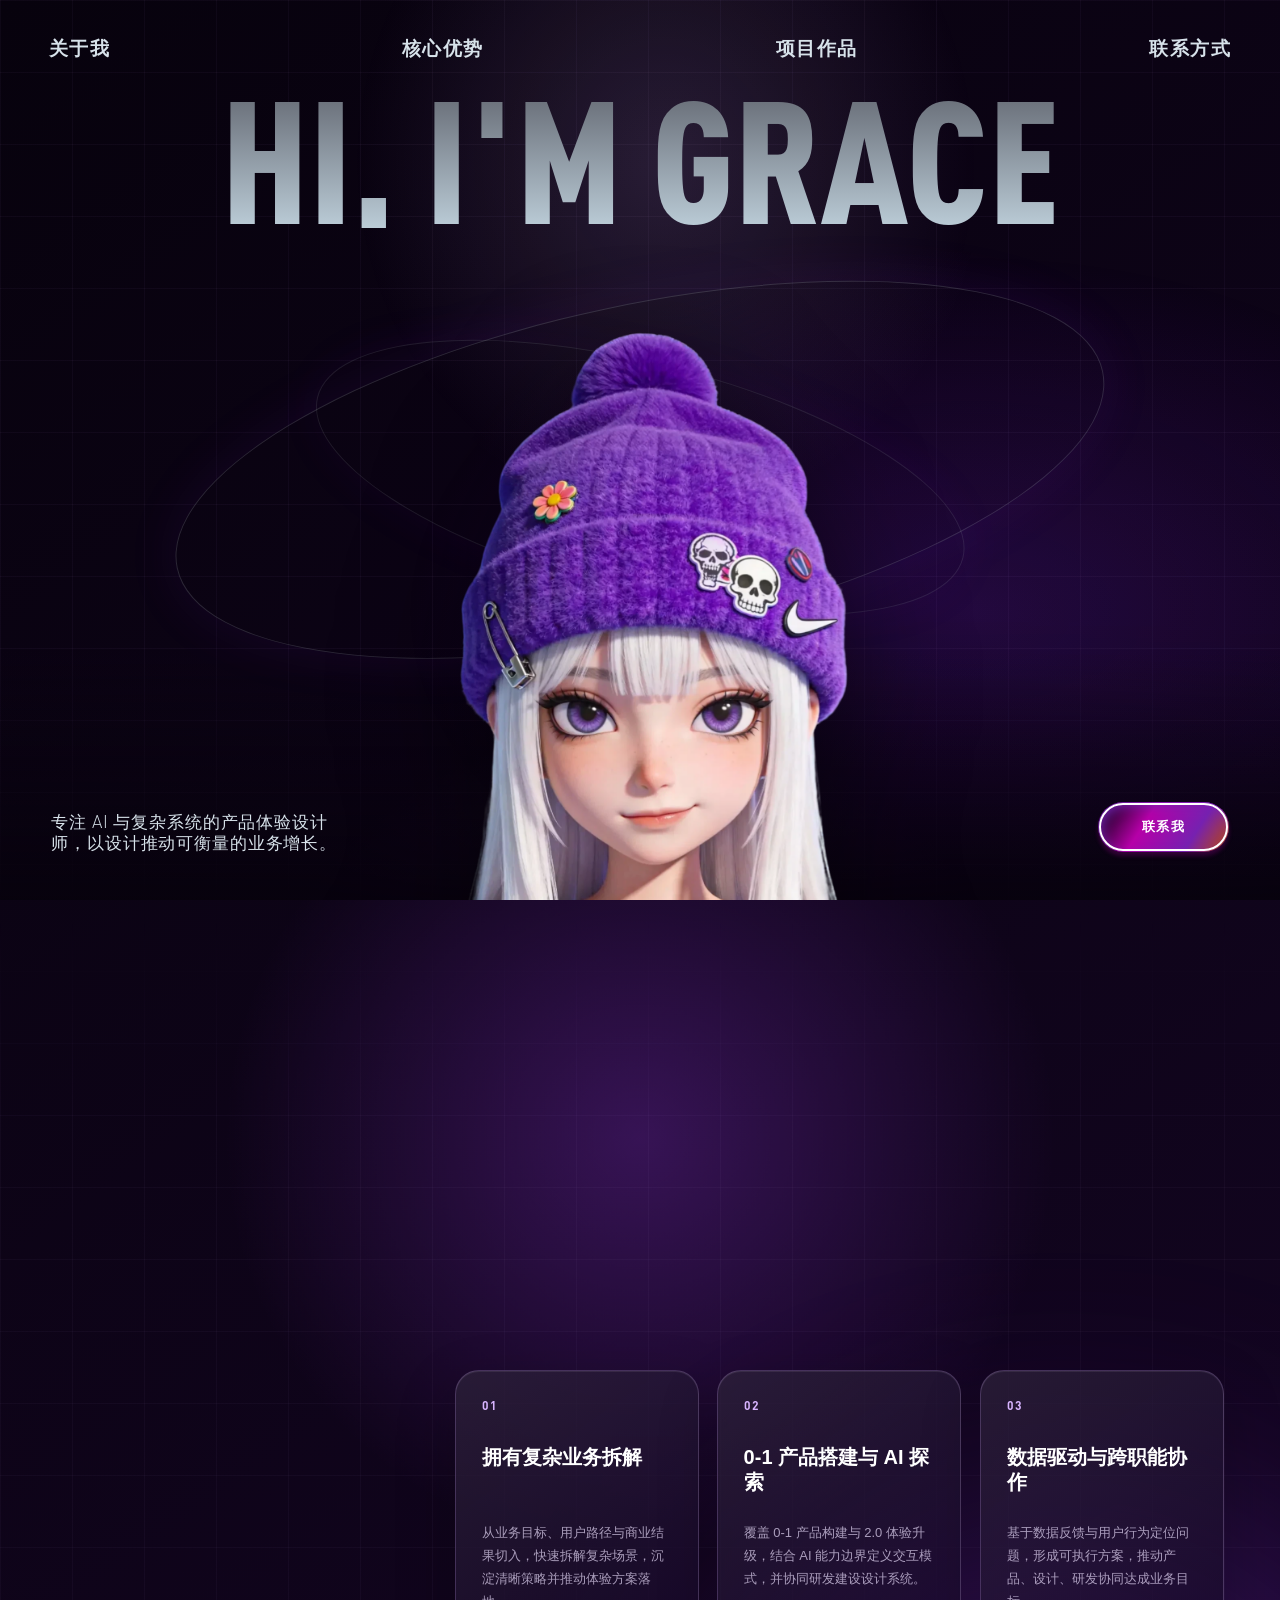
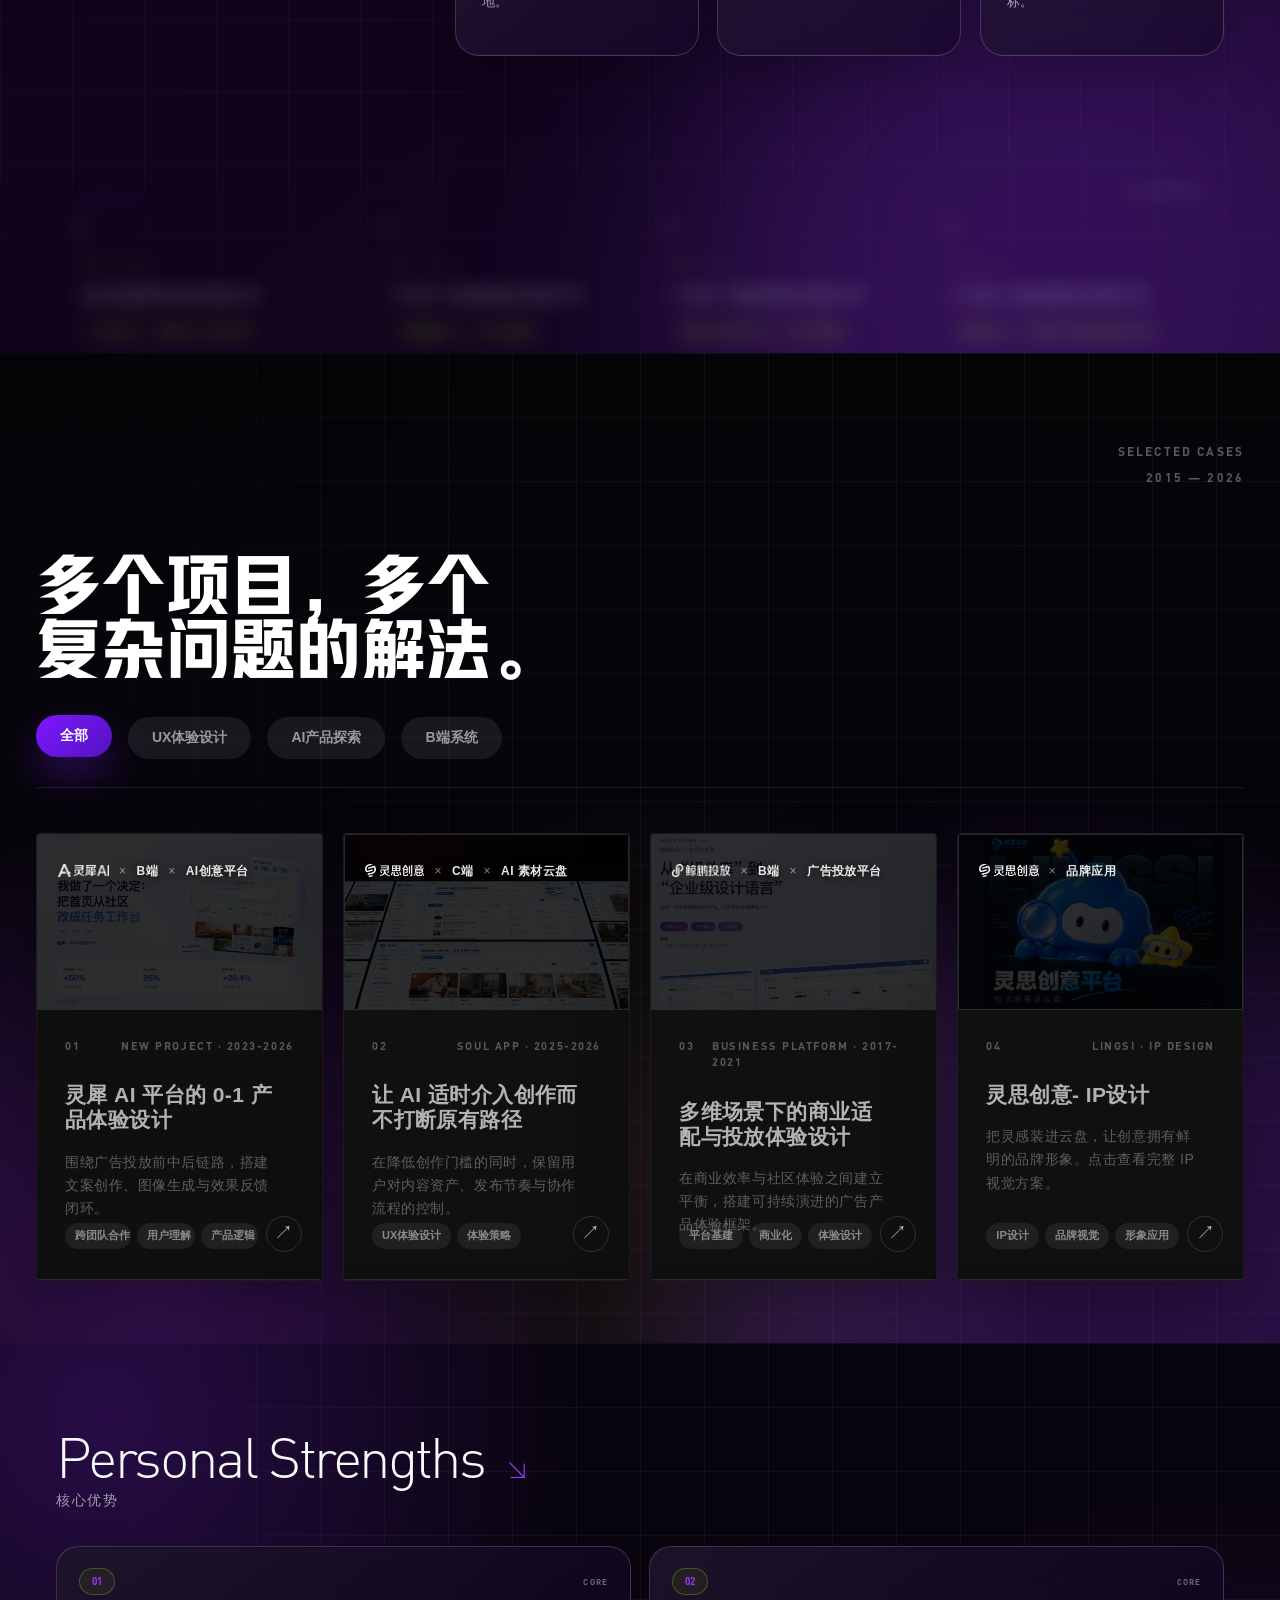
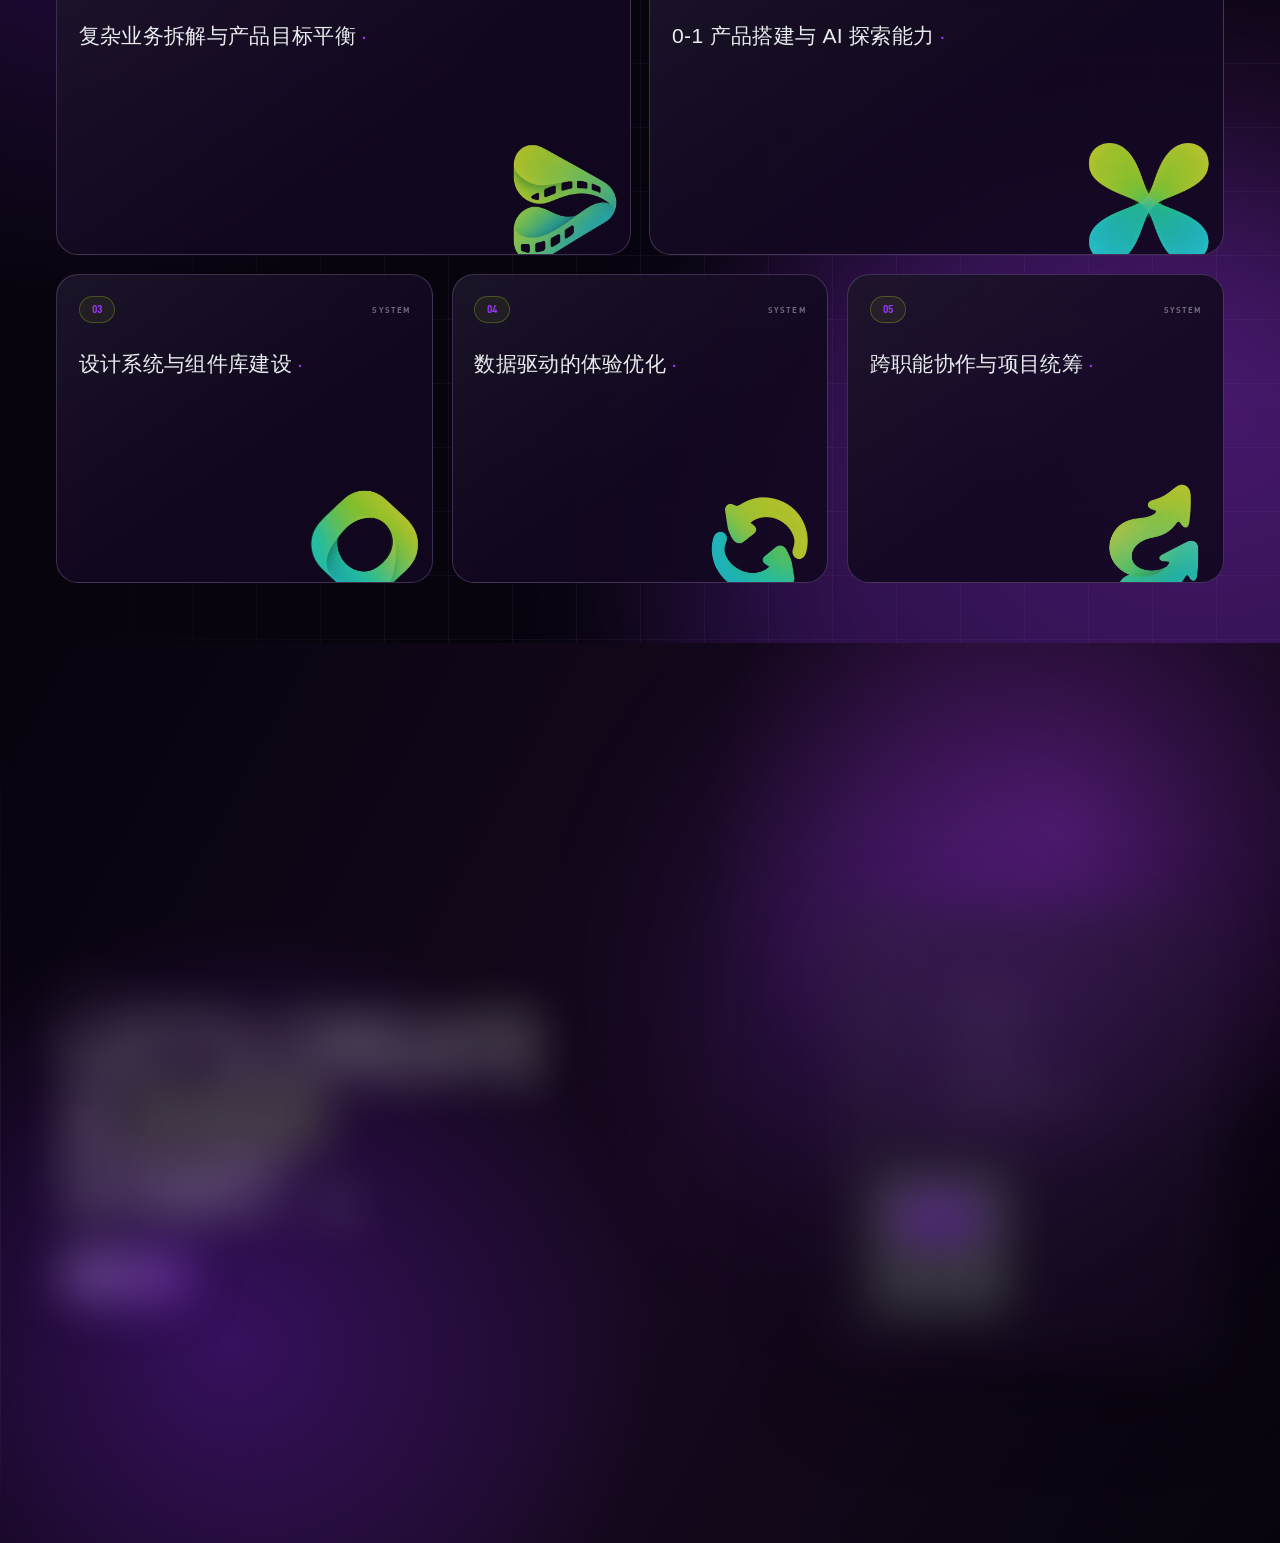
<file: index.html>
<!DOCTYPE html>
<html lang="zh-CN">
  <head>
    <meta charset="utf-8" />
    <meta name="viewport" content="width=device-width, initial-scale=1" />
    <title>Grace - 资深产品体验设计师作品集</title>
    <meta name="description" content="Grace 的资深产品体验设计师作品集，聚焦 AI 产品、B 端体验、设计系统与商业增长。" />
    <link rel="stylesheet" href="./style.css?v=card-tags-6" />
  </head>
  <body>
    <main class="portfolio-page">
      <header class="site-header portfolio-fixed-nav" aria-label="主导航">
        <a class="brand" href="#home" aria-label="返回首页">
          <span class="brand-mark brand-initial" aria-hidden="true">G</span>
          <span class="brand-name">GRACE</span>
        </a>
        <nav class="primary-nav" aria-label="作品集导航">
          <a href="#experience">工作经历</a>
          <a href="#works">重点项目</a>
          <a href="#strengths">核心优势</a>
        </nav>
        <a class="contact" href="#contact" aria-label="前往联系方式">
          <span class="contact-label">联系方式</span>
        </a>
      </header>

      <section class="portfolio-shell creator-hero" id="home" aria-label="GRACE PORTFOLIO">
        <nav class="creator-nav" aria-label="首屏导航">
          <a href="#experience">关于我</a>
          <a href="#strengths">核心优势</a>
          <a href="#works">项目作品</a>
          <a href="#contact">联系方式</a>
        </nav>

        <div class="creator-heading-wrap" aria-labelledby="hero-title">
          <h1 id="hero-title" class="creator-heading">Hi, i'm Grace</h1>
        </div>

        <div class="hero-magnet" aria-hidden="true">
          <img class="hero-girl" src="./hero-girl.png" alt="" />
        </div>

        <div class="hero-orbit hero-orbit-one" aria-hidden="true"></div>
        <div class="hero-orbit hero-orbit-two" aria-hidden="true"></div>
        <div class="hero-cursor" aria-hidden="true"></div>

        <div class="creator-bottom">
          <p>专注 AI 与复杂系统的产品体验设计师，以设计推动可衡量的业务增长。</p>
          <a class="creator-contact-button" href="#contact">联系我</a>
          <a class="creator-mobile-button" href="#contact">联系我</a>
        </div>
      </section>

      <section class="experience-section" id="experience" aria-labelledby="experience-title">
        <div class="experience-glow" aria-hidden="true"></div>
        <div class="experience-inner scroll-reveal">
          <header class="experience-heading">
            <p>个人经历</p>
            <h2 id="experience-title">WORK EXPERIENCE <span aria-hidden="true">↘</span></h2>
          </header>

          <div class="experience-profile">
            <figure class="experience-portrait">
              <img src="./grace-photo.png" alt="Grace 真实照片" />
              <span class="experience-cursor-tag" aria-hidden="true">
                <span class="experience-cursor-tag-inner">10 YEARS / AI PRODUCT DESIGNER</span>
              </span>
            </figure>

            <div class="experience-about">
              <p class="experience-eyebrow">ABOUT ME</p>
              <h3><span>HI 我是Grace</span><span>UX体验设计师</span></h3>
              <p class="experience-intro">
                资深产品体验设计师，聚焦 AI 产品方向。具备 10 年产品体验与 UI/UX 设计经验，覆盖 0-1 产品搭建、版本迭代、设计系统建设，以及大模型能力与 Agent 工作流在业务场景中的体验落地。
              </p>
              <div class="core-advantages" aria-label="核心优势">
                <article class="advantage-card">
                  <span>01</span>
                  <h4>拥有复杂业务拆解</h4>
                  <p>从业务目标、用户路径与商业结果切入，快速拆解复杂场景，沉淀清晰策略并推动体验方案落地。</p>
                </article>
                <article class="advantage-card">
                  <span>02</span>
                  <h4>0-1 产品搭建与 AI 探索</h4>
                  <p>覆盖 0-1 产品构建与 2.0 体验升级，结合 AI 能力边界定义交互模式，并协同研发建设设计系统。</p>
                </article>
                <article class="advantage-card">
                  <span>03</span>
                  <h4>数据驱动与跨职能协作</h4>
                  <p>基于数据反馈与用户行为定位问题，形成可执行方案，推动产品、设计、研发协同达成业务目标。</p>
                </article>
              </div>
            </div>
          </div>

          <div class="career-block">
            <div class="career-title-row">
              <p>CAREER PATH</p>
              <h3>工作经历</h3>
            </div>
            <div class="career-timeline">
              <article class="career-item">
                <div class="career-marker" aria-hidden="true"></div>
                <time>2015.07 - 2017.02</time>
                <h4>北京浩游网讯科技有限公司</h4>
                <strong>产品中心 · 高级 UI 设计师</strong>
              </article>
              <article class="career-item">
                <div class="career-marker" aria-hidden="true"></div>
                <time>2017.04 - 2021.12</time>
                <h4>广东省广告集团股份有限公司</h4>
                <strong>大数据中心 · 设计经理</strong>
              </article>
              <article class="career-item">
                <div class="career-marker" aria-hidden="true"></div>
                <time>2022.01 - 2022.12</time>
                <h4>广东省广告集团股份有限公司</h4>
                <strong>创新与发展中心 · 设计经理</strong>
              </article>
              <article class="career-item">
                <div class="career-marker" aria-hidden="true"></div>
                <time>2023.01 - 至今</time>
                <h4>广东省广告集团股份有限公司</h4>
                <strong>数智中心 · 资深产品体验设计师</strong>
              </article>
            </div>
          </div>
        </div>
      </section>

      <section class="personal-works-section" id="works" aria-labelledby="personal-works-title">
        <div class="personal-works-glow" aria-hidden="true"></div>
        <div class="personal-works-inner scroll-reveal">
          <header class="personal-works-heading">
            <div>
              <h2 id="personal-works-title">多个项目，多个<br />复杂问题的解法。</h2>
              <nav class="works-filter" aria-label="项目分类">
                <a class="is-active" href="#works">全部</a>
                <a href="#works">UX体验设计</a>
                <a href="#works">AI产品探索</a>
                <a href="#works">B端系统</a>
              </nav>
            </div>
            <p><span>SELECTED CASES</span><span>2015 — 2026</span></p>
          </header>
          <div class="personal-works-grid">
            <a class="personal-work-card" href="./projects/lingxi-ai/index.html" aria-label="查看灵犀 AI 平台项目">
              <div class="personal-work-cover updated-project-cover">
                <img src="./works/cover-lingxi-ai-v2.png" alt="灵犀 AI 平台项目封面" />
                <div class="cover-product-meta"><img src="./works/logo-lingxi-ai.png" alt="灵犀 AI" /><span>B端</span><span>AI创意平台</span></div>
              </div>
              <div class="personal-work-copy">
                <p><span>01</span><span>NEW PROJECT · 2023-2026</span></p>
                <h3>灵犀 AI 平台的 0-1 产品体验设计</h3>
                <small>围绕广告投放前中后链路，搭建文案创作、图像生成与效果反馈闭环。</small>
                <ul><li>跨团队合作</li><li>用户理解</li><li>产品逻辑</li></ul>
                <span class="case-arrow" aria-hidden="true">↗</span>
              </div>
            </a>
            <a class="personal-work-card" href="./projects/lingsi/index.html" aria-label="查看灵思创意项目">
              <div class="personal-work-cover updated-project-cover">
                <img src="./works/cover-lingsi-platform.png" alt="灵思创意素材平台项目封面" />
                <div class="cover-product-meta"><img src="./works/logo-lingsi.png" alt="灵思创意" /><span>C端</span><span>AI 素材云盘</span></div>
              </div>
              <div class="personal-work-copy">
                <p><span>02</span><span>SOUL APP · 2025-2026</span></p>
                <h3>让 AI 适时介入创作而不打断原有路径</h3>
                <small>在降低创作门槛的同时，保留用户对内容资产、发布节奏与协作流程的控制。</small>
                <ul><li>UX体验设计</li><li>体验策略</li></ul>
                <span class="case-arrow" aria-hidden="true">↗</span>
              </div>
            </a>
            <a class="personal-work-card" href="./projects/jingpeng/index.html" aria-label="查看鲸鹏投放系统项目">
              <div class="personal-work-cover updated-project-cover">
                <img src="./works/cover-jingpeng-v2.png" alt="鲸鹏投放系统项目封面" />
                <div class="cover-product-meta"><img src="./works/logo-jingpeng.png" alt="鲸鹏投放" /><span>B端</span><span>广告投放平台</span></div>
              </div>
              <div class="personal-work-copy">
                <p><span>03</span><span>BUSINESS PLATFORM · 2017-2021</span></p>
                <h3>多维场景下的商业适配与投放体验设计</h3>
                <small>在商业效率与社区体验之间建立平衡，搭建可持续演进的广告产品体验框架。</small>
                <ul><li>平台基建</li><li>商业化</li><li>体验设计</li></ul>
                <span class="case-arrow" aria-hidden="true">↗</span>
              </div>
            </a>
            <a class="personal-work-card" href="./projects/lingsi-ip/index.html" aria-label="查看灵思创意- IP设计">
              <div class="personal-work-cover lingsi-ip-cover">
                <img src="./projects/lingsi-ip/cover.png" alt="灵思创意平台 IP：蓝色云朵与黄色星星，把灵感装进云盘" />
                <div class="cover-product-meta"><img src="./works/logo-lingsi.png" alt="灵思创意" /><span>品牌应用</span></div>
              </div>
              <div class="personal-work-copy">
                <p><span>04</span><span>LINGSI · IP DESIGN</span></p>
                <h3>灵思创意- IP设计</h3>
                <small>把灵感装进云盘，让创意拥有鲜明的品牌形象。点击查看完整 IP 视觉方案。</small>
                <ul><li>IP设计</li><li>品牌视觉</li><li>形象应用</li></ul>
                <span class="case-arrow" aria-hidden="true">↗</span>
              </div>
            </a>
          </div>
        </div>
      </section>

      <section class="strengths-section" id="strengths" aria-labelledby="strengths-title">
        <div class="strengths-glow" aria-hidden="true"></div>
        <div class="strengths-inner scroll-reveal">
          <header class="strengths-heading">
            <p>核心优势</p>
            <h2 id="strengths-title">Personal Strengths <span aria-hidden="true">↘</span></h2>
          </header>
          <div class="strengths-grid">
            <article class="strength-card strength-card-wide" tabindex="0">
              <div class="strength-card-meta"><span>01</span><small>CORE</small></div>
              <h3>复杂业务拆解与产品目标平衡<span>·</span></h3>
              <div class="strength-details"><ul><li>业务链路梳理</li><li>用户需求洞察</li><li>商业目标落地</li></ul></div>
              <img src="./strengths/strength-1.webp" alt="" />
            </article>
            <article class="strength-card strength-card-wide" tabindex="0">
              <div class="strength-card-meta"><span>02</span><small>CORE</small></div>
              <h3>0-1 产品搭建与 AI 探索能力<span>·</span></h3>
              <div class="strength-details"><ul><li>AIGC 产品设计</li><li>Agent 工作流理解</li><li>版本体验升级</li></ul></div>
              <img src="./strengths/strength-2.webp" alt="" />
            </article>
            <article class="strength-card" tabindex="0">
              <div class="strength-card-meta"><span>03</span><small>SYSTEM</small></div>
              <h3>设计系统与组件库建设<span>·</span></h3>
              <div class="strength-details"><ul><li>规范统一</li><li>研发协同</li><li>持续维护拓展</li></ul></div>
              <img src="./strengths/strength-3.webp" alt="" />
            </article>
            <article class="strength-card" tabindex="0">
              <div class="strength-card-meta"><span>04</span><small>SYSTEM</small></div>
              <h3>数据驱动的体验优化<span>·</span></h3>
              <div class="strength-details"><ul><li>埋点分析</li><li>操作路径诊断</li><li>反馈闭环验证</li></ul></div>
              <img src="./strengths/strength-4.webp" alt="" />
            </article>
            <article class="strength-card" tabindex="0">
              <div class="strength-card-meta"><span>05</span><small>SYSTEM</small></div>
              <h3>跨职能协作与项目统筹<span>·</span></h3>
              <div class="strength-details"><ul><li>评审机制搭建</li><li>排期进度管理</li><li>多项目并行交付</li></ul></div>
              <img src="./strengths/strength-5.webp" alt="" />
            </article>
          </div>
        </div>
      </section>

      <section class="contact-section" id="contact" aria-labelledby="contact-title">
        <div class="contact-section-glow" aria-hidden="true"></div>
        <div class="contact-section-inner scroll-reveal">
          <div class="contact-intro">
            <p class="contact-section-kicker">联系方式</p>
            <h2 id="contact-title" class="text-pressure">
              <span class="text-pressure-line"><span class="text-pressure-segment">LET'S CREATE</span></span>
              <span class="text-pressure-line"><span class="text-pressure-segment">A&nbsp;</span><span class="text-pressure-segment is-accent">GOOD</span></span>
              <span class="text-pressure-line"><span class="text-pressure-segment">START&nbsp;</span><span class="text-pressure-segment is-arrow">↘</span></span>
            </h2>
            <a class="contact-brand" href="#home" aria-label="返回首页">
              <span class="contact-brand-mark brand-initial" aria-hidden="true">G</span>
              <span>GRACE</span>
            </a>
          </div>
          <aside class="contact-panel" aria-label="Grace 联系方式">
            <div class="contact-panel-topline"><span>CONTACT</span><small>05</small></div>
            <dl class="contact-list">
              <div><dt>手机号</dt><dd><a href="tel:13811311802">13811311802</a></dd></div>
              <div><dt>微信号</dt><dd>13811311802</dd></div>
              <div><dt>邮箱</dt><dd><a href="mailto:g234013298@163.com">g234013298@163.com</a></dd></div>
            </dl>
            <div class="contact-qr-block">
              <p>AI PRODUCT DESIGN BY GRACE</p>
              <div class="contact-qr-frame contact-card-code">
                <span>GRACE</span>
                <small>UX / AI / B2B</small>
              </div>
            </div>
          </aside>
        </div>
      </section>
    </main>
    <script src="./app.js?v=home-entry-4"></script>
  </body>
</html>
</file>
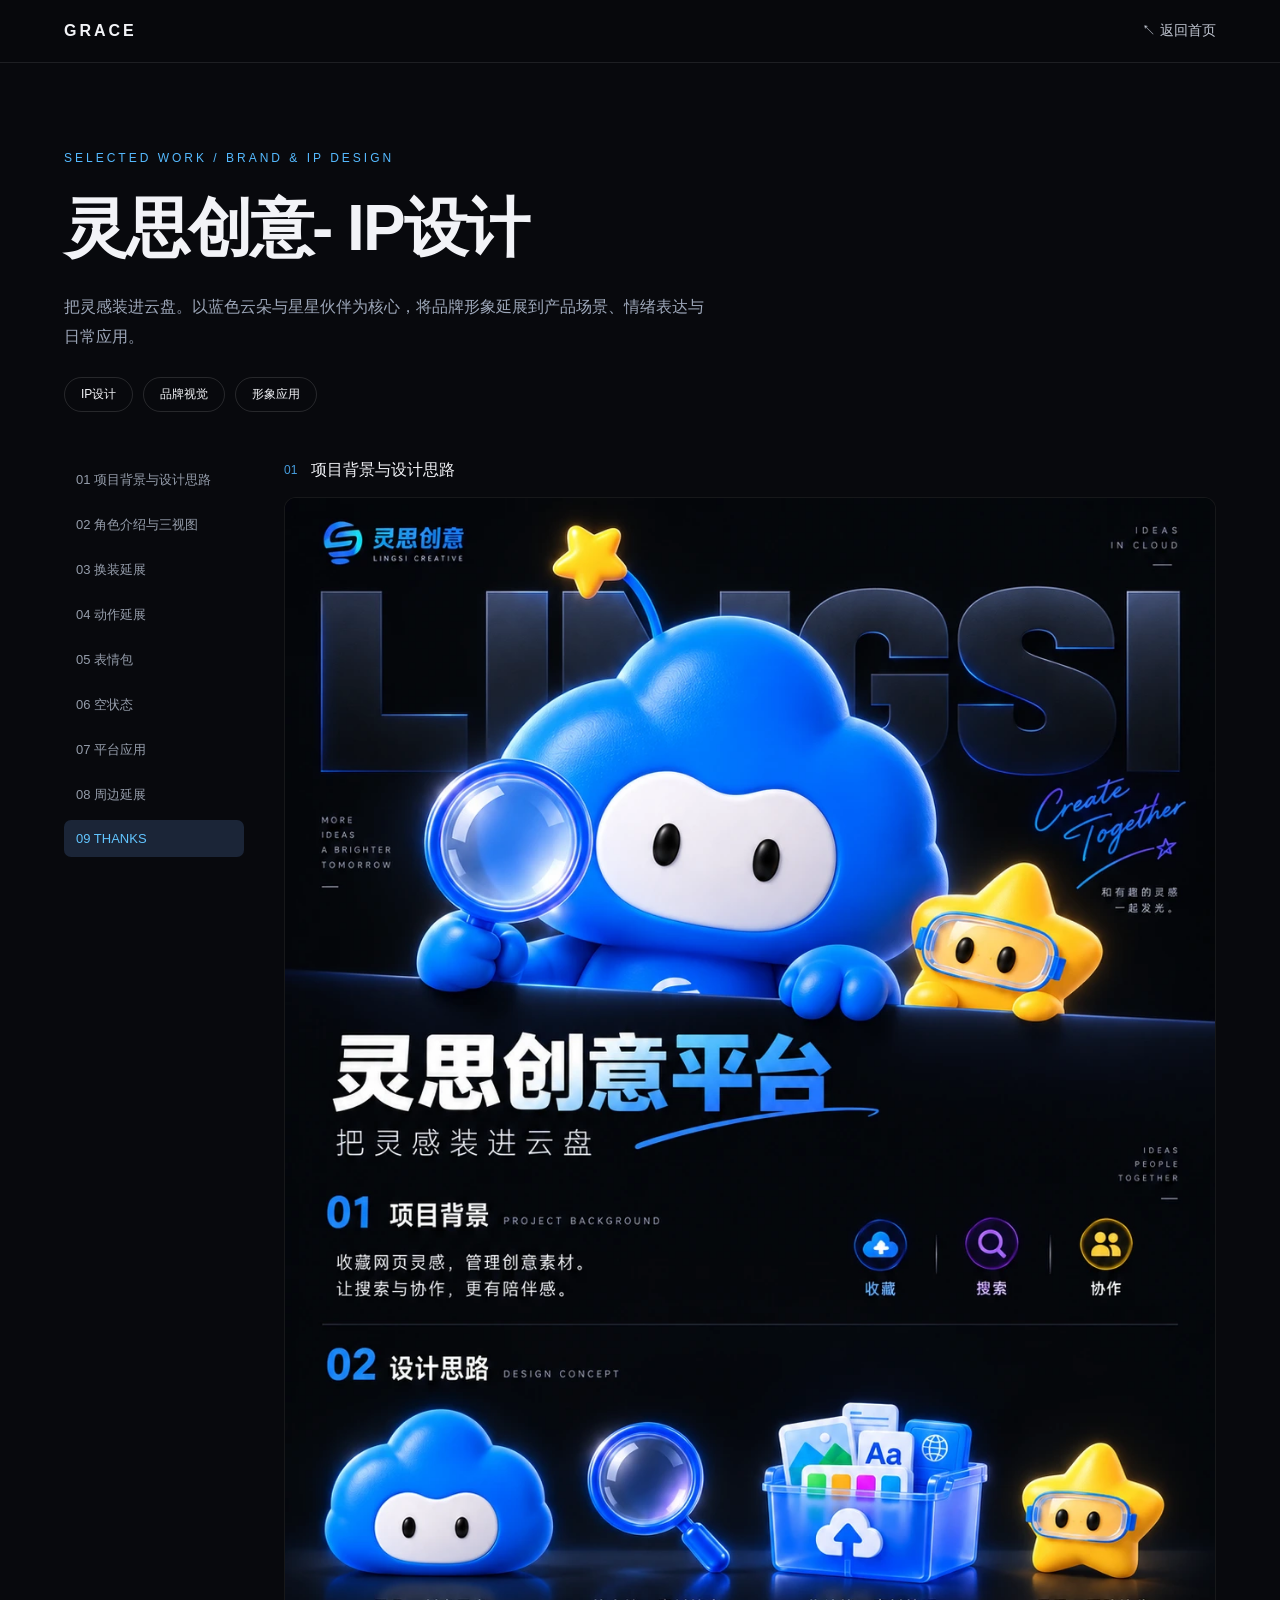
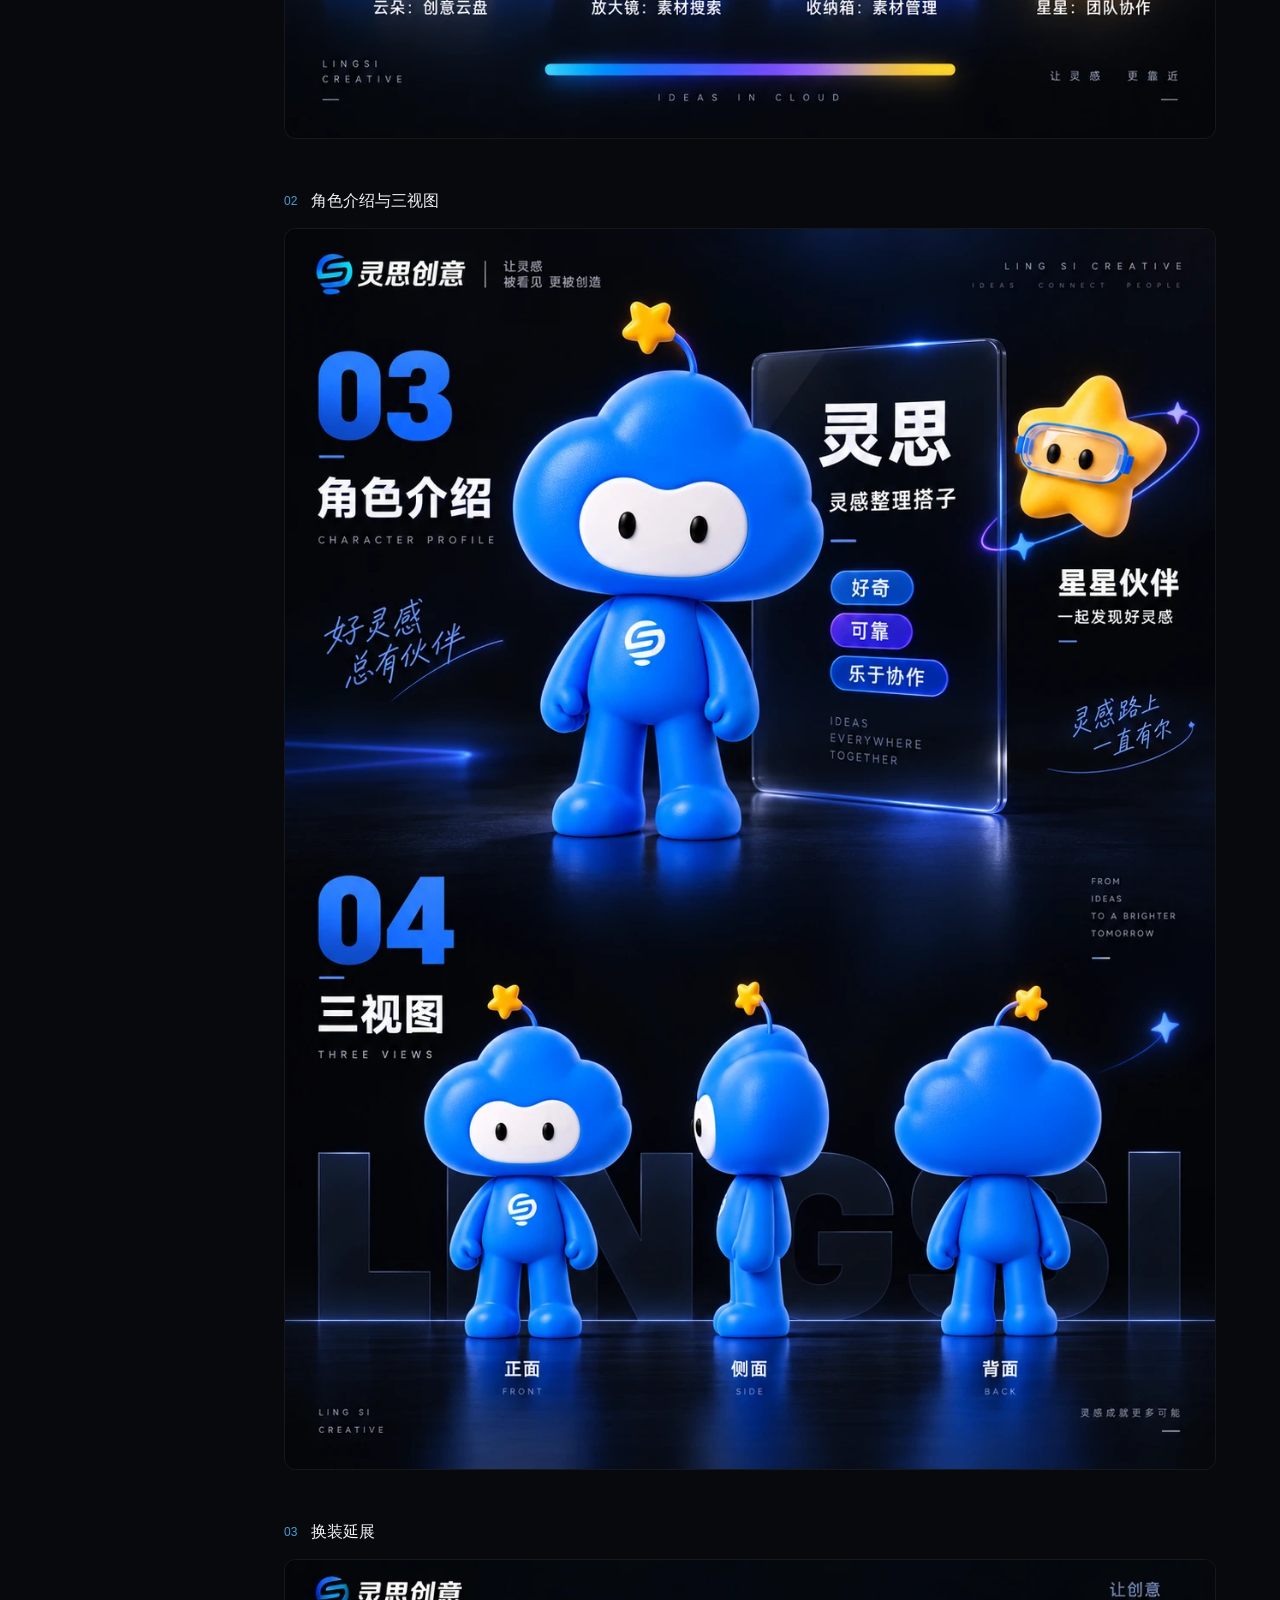
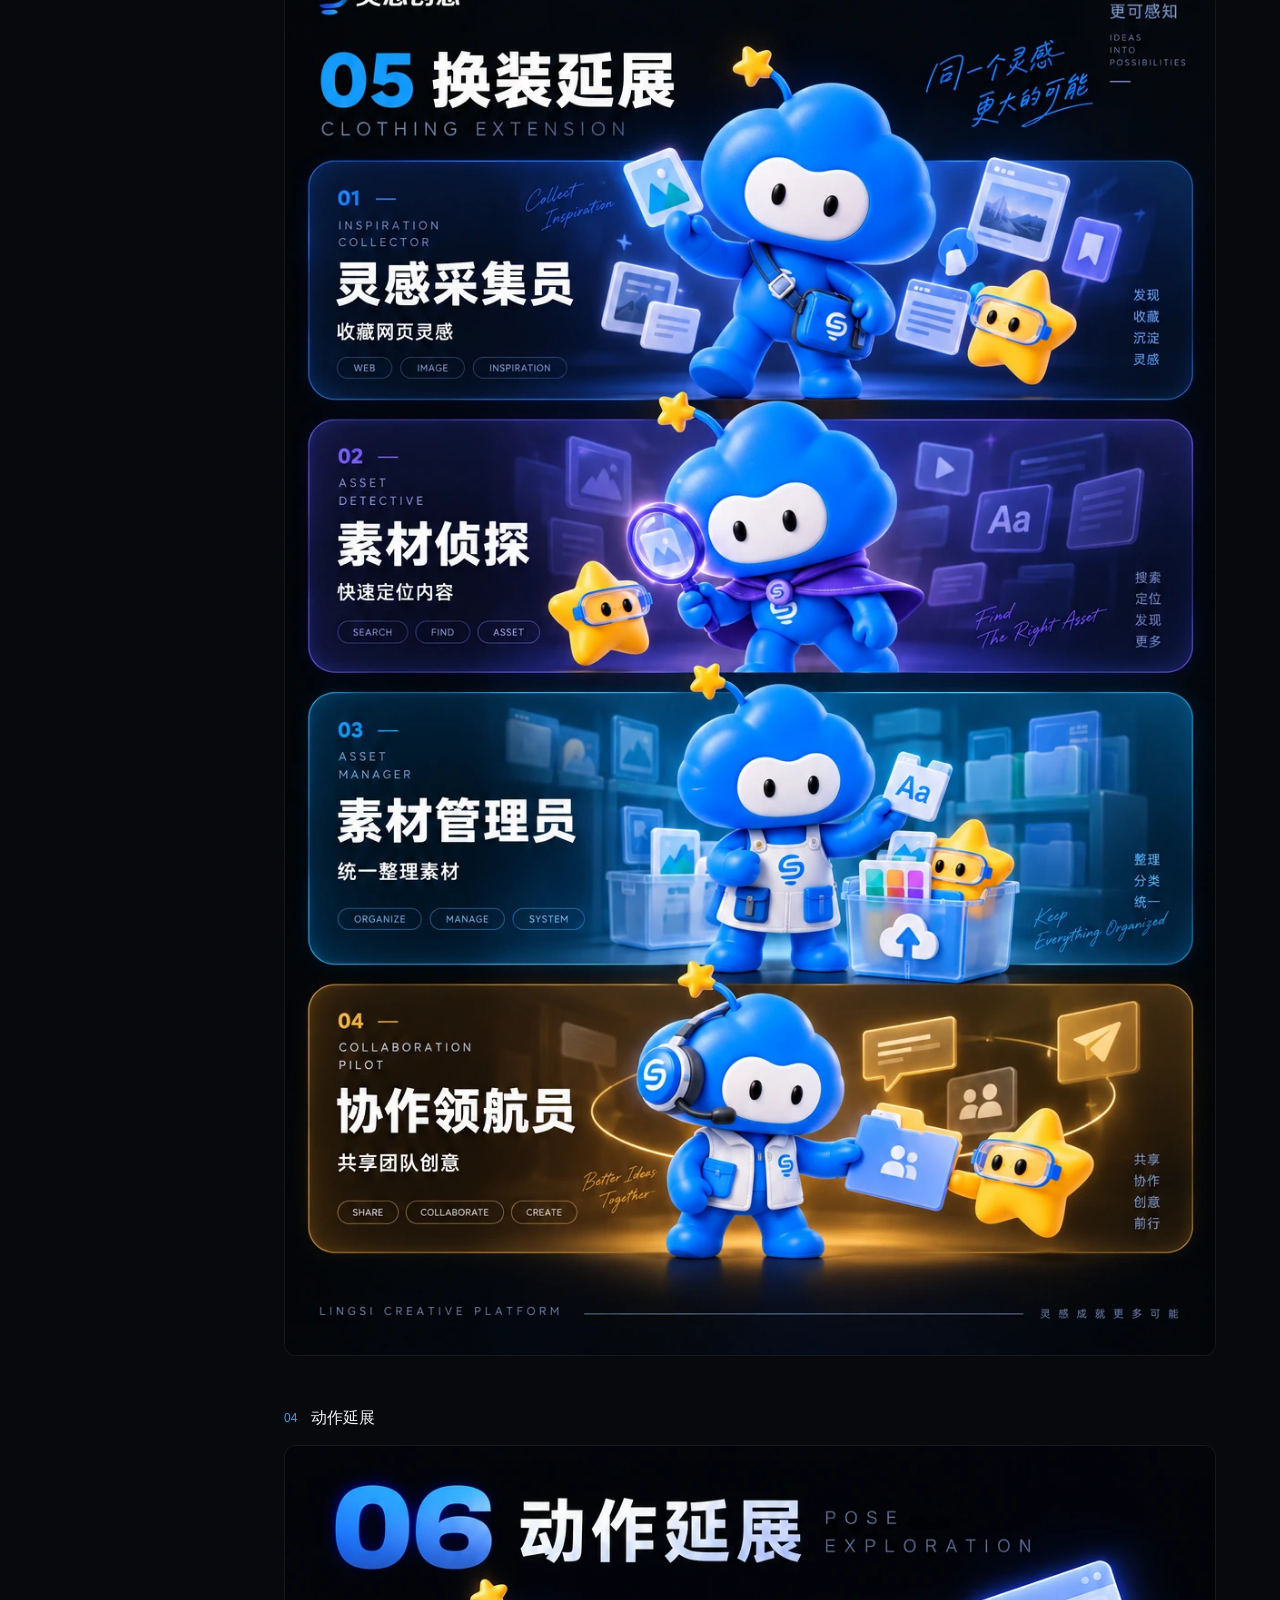
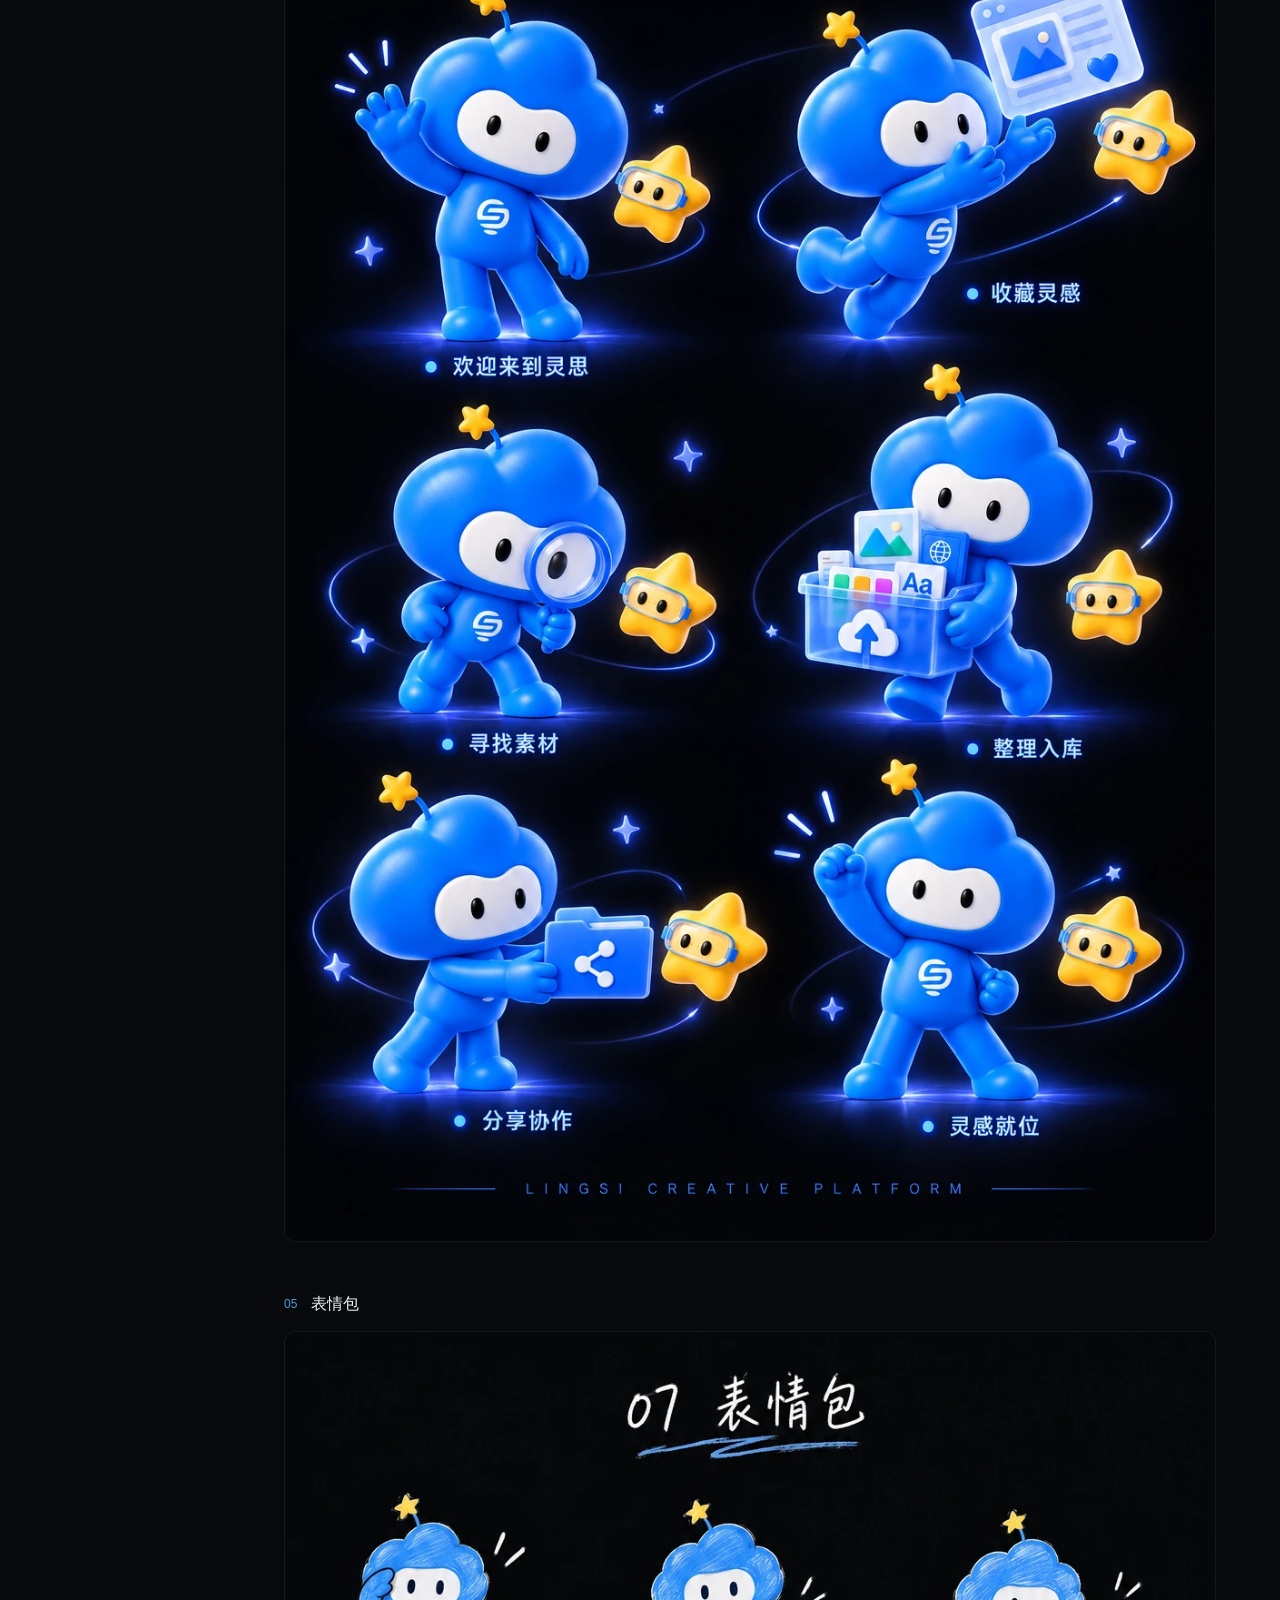
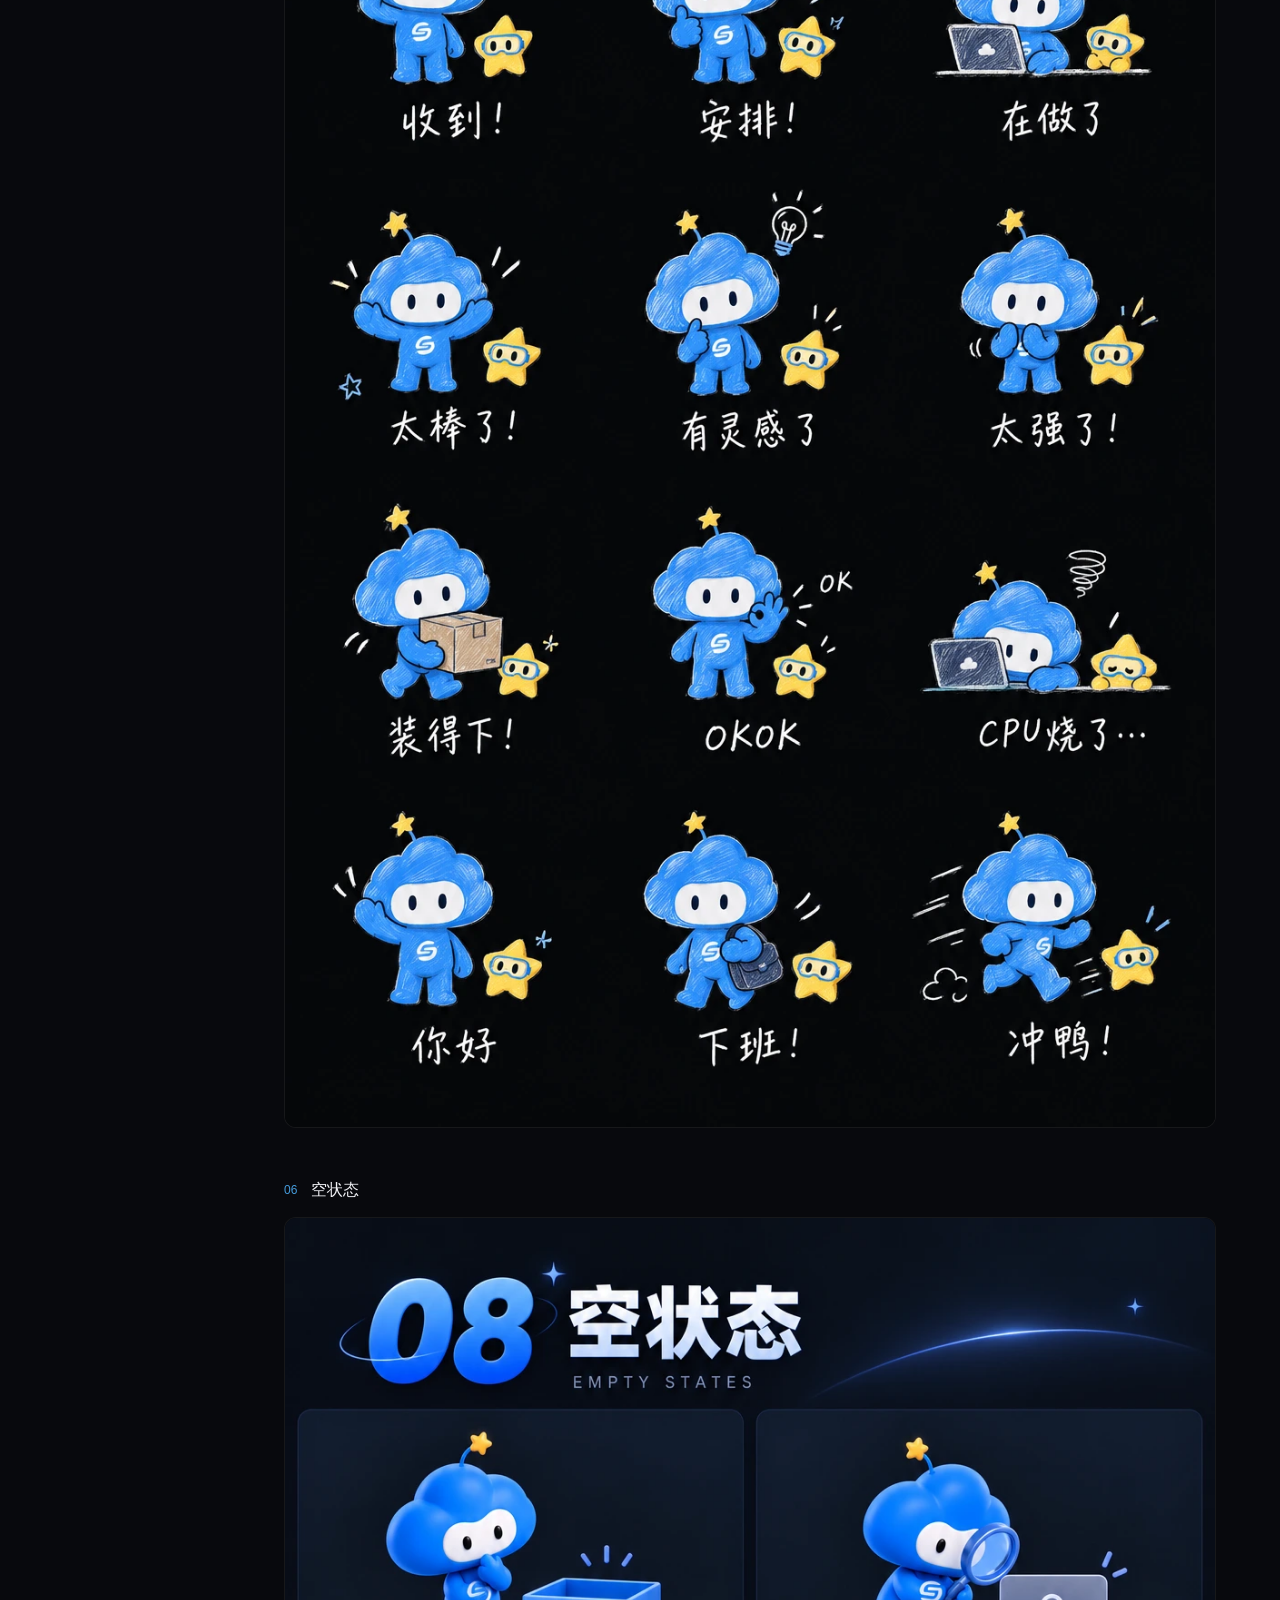
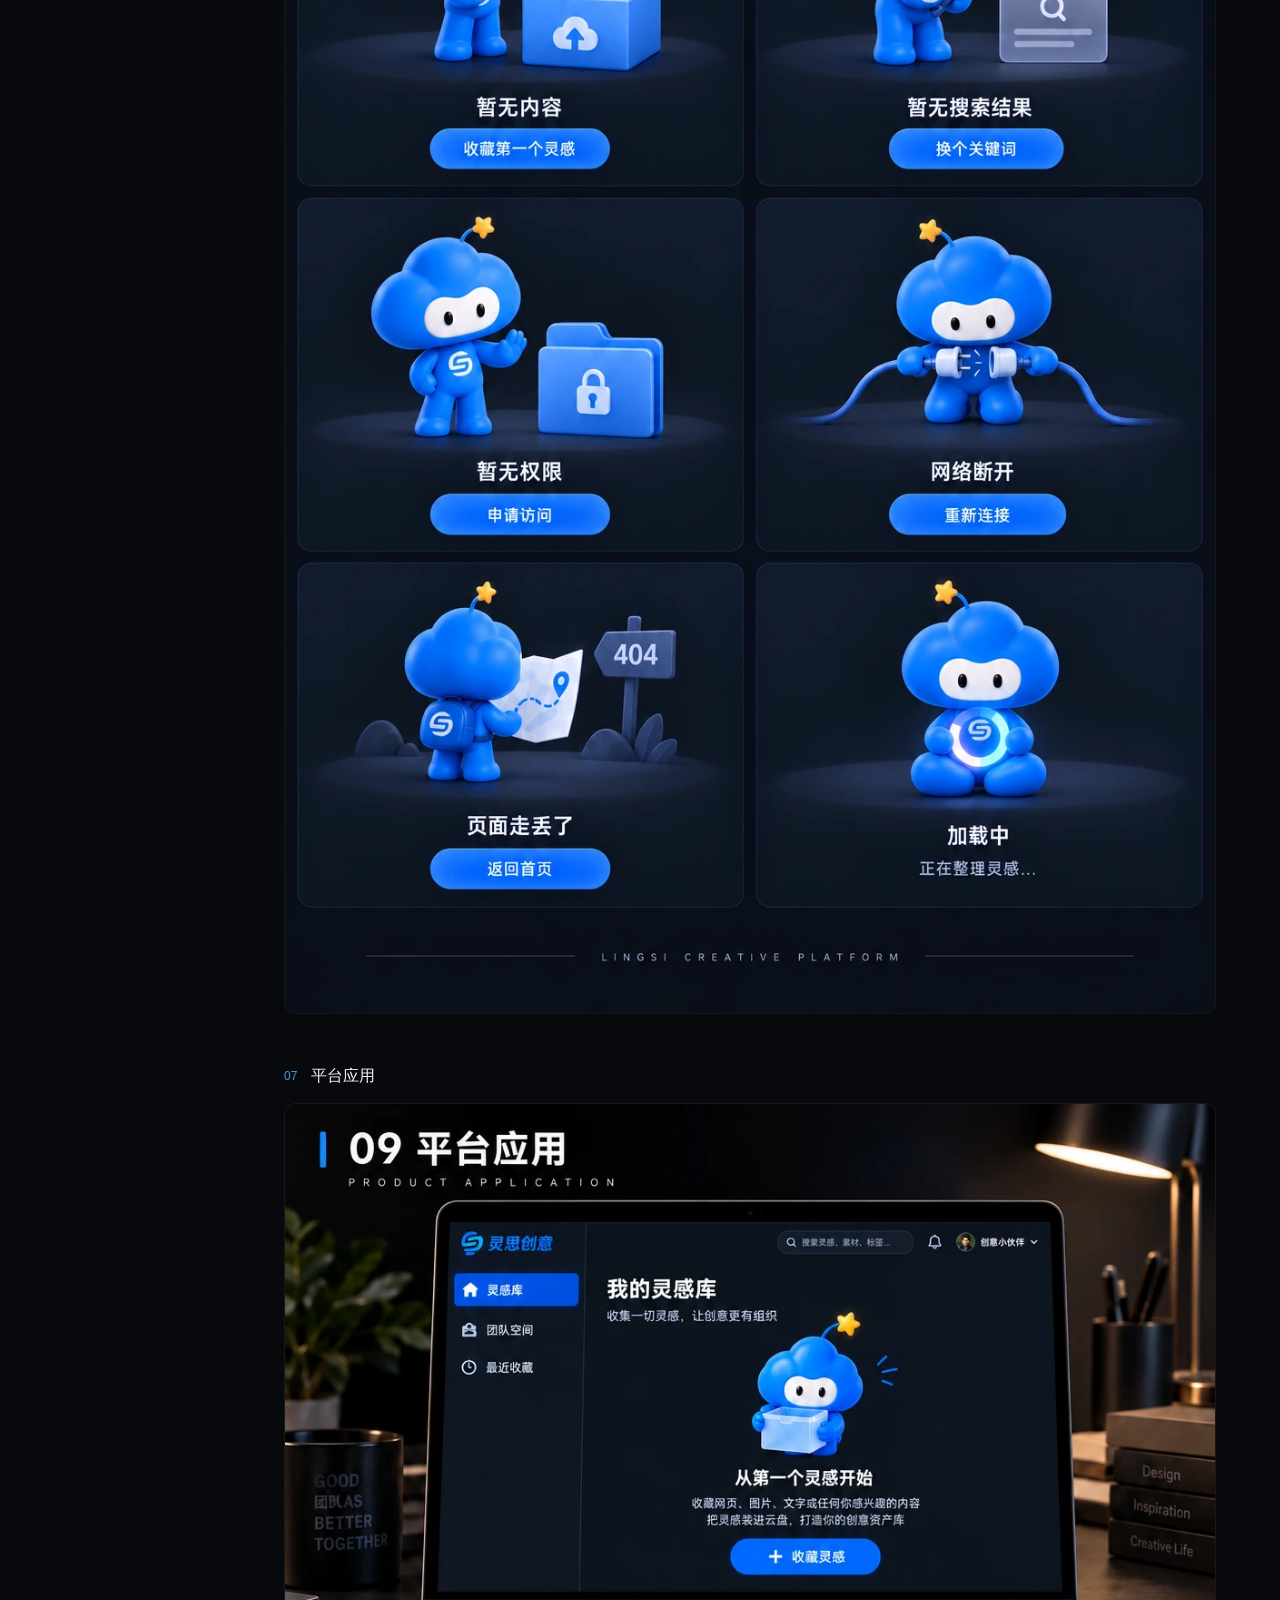
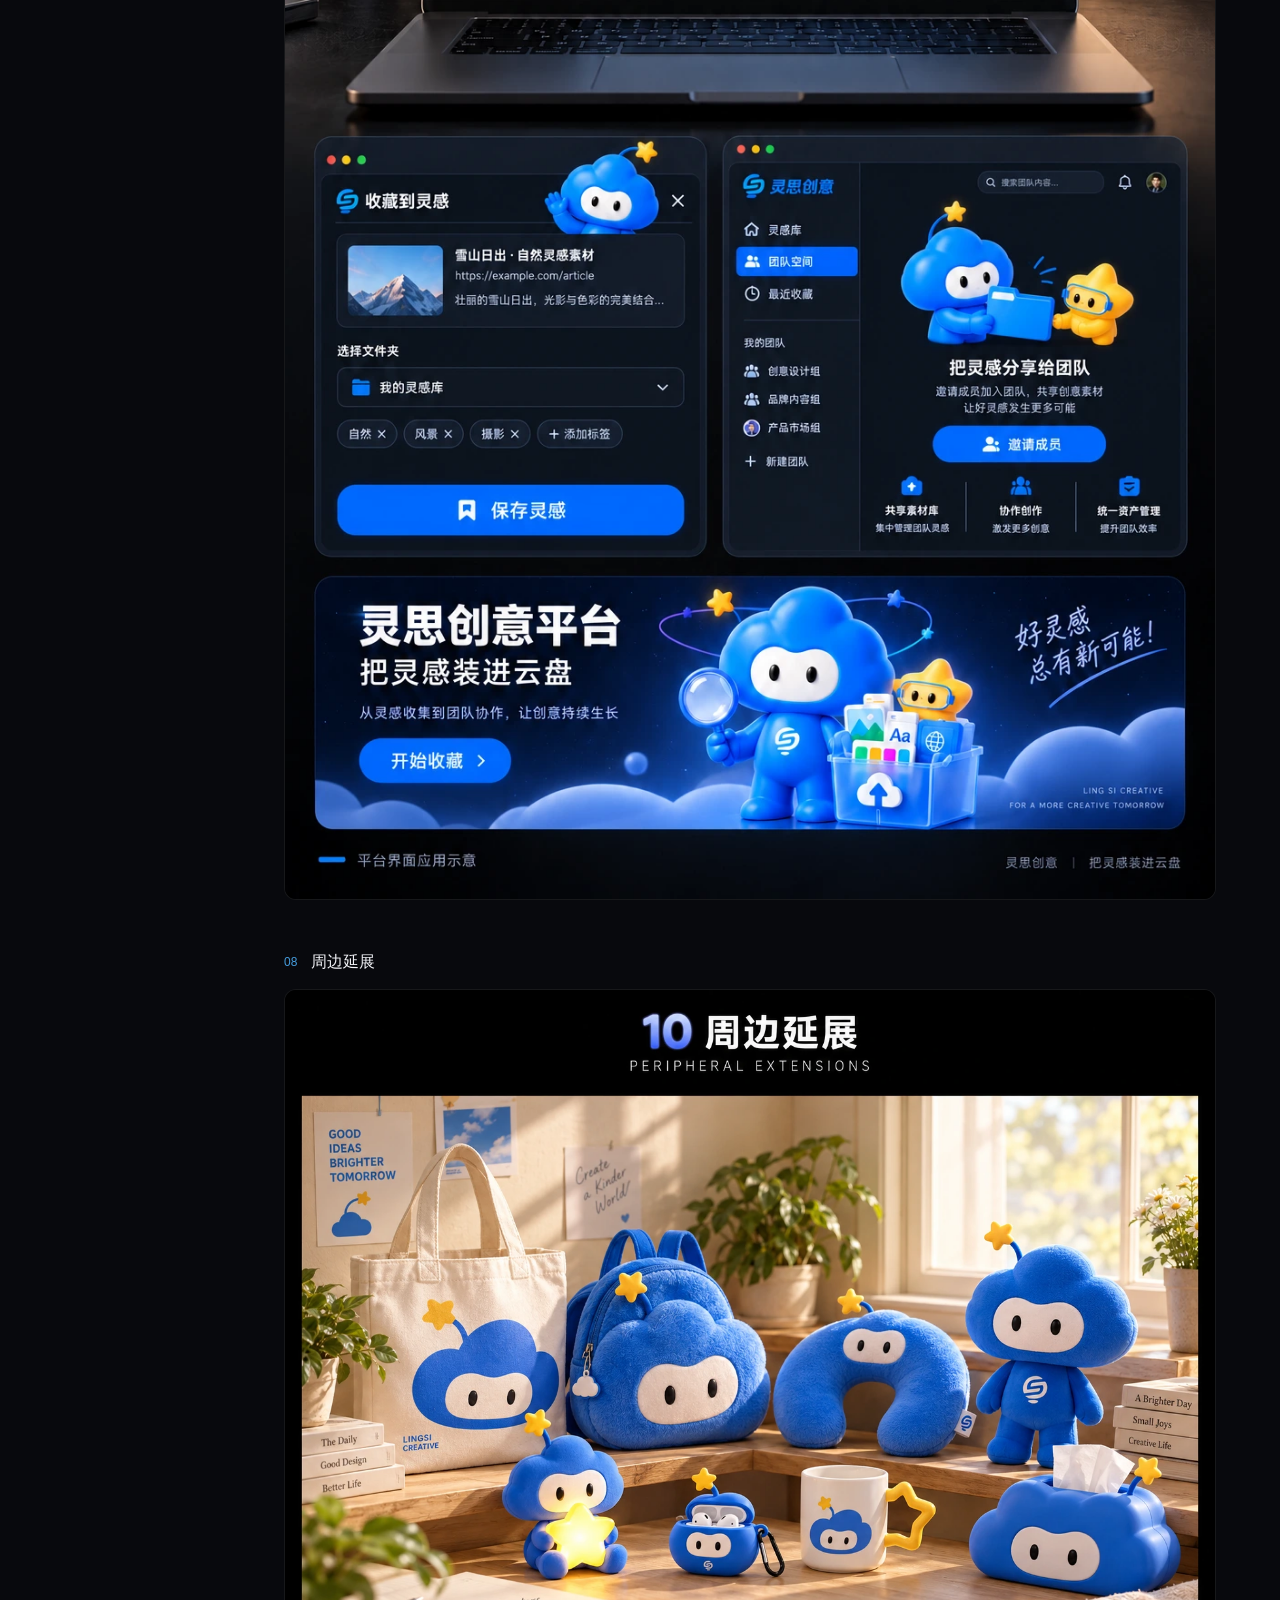
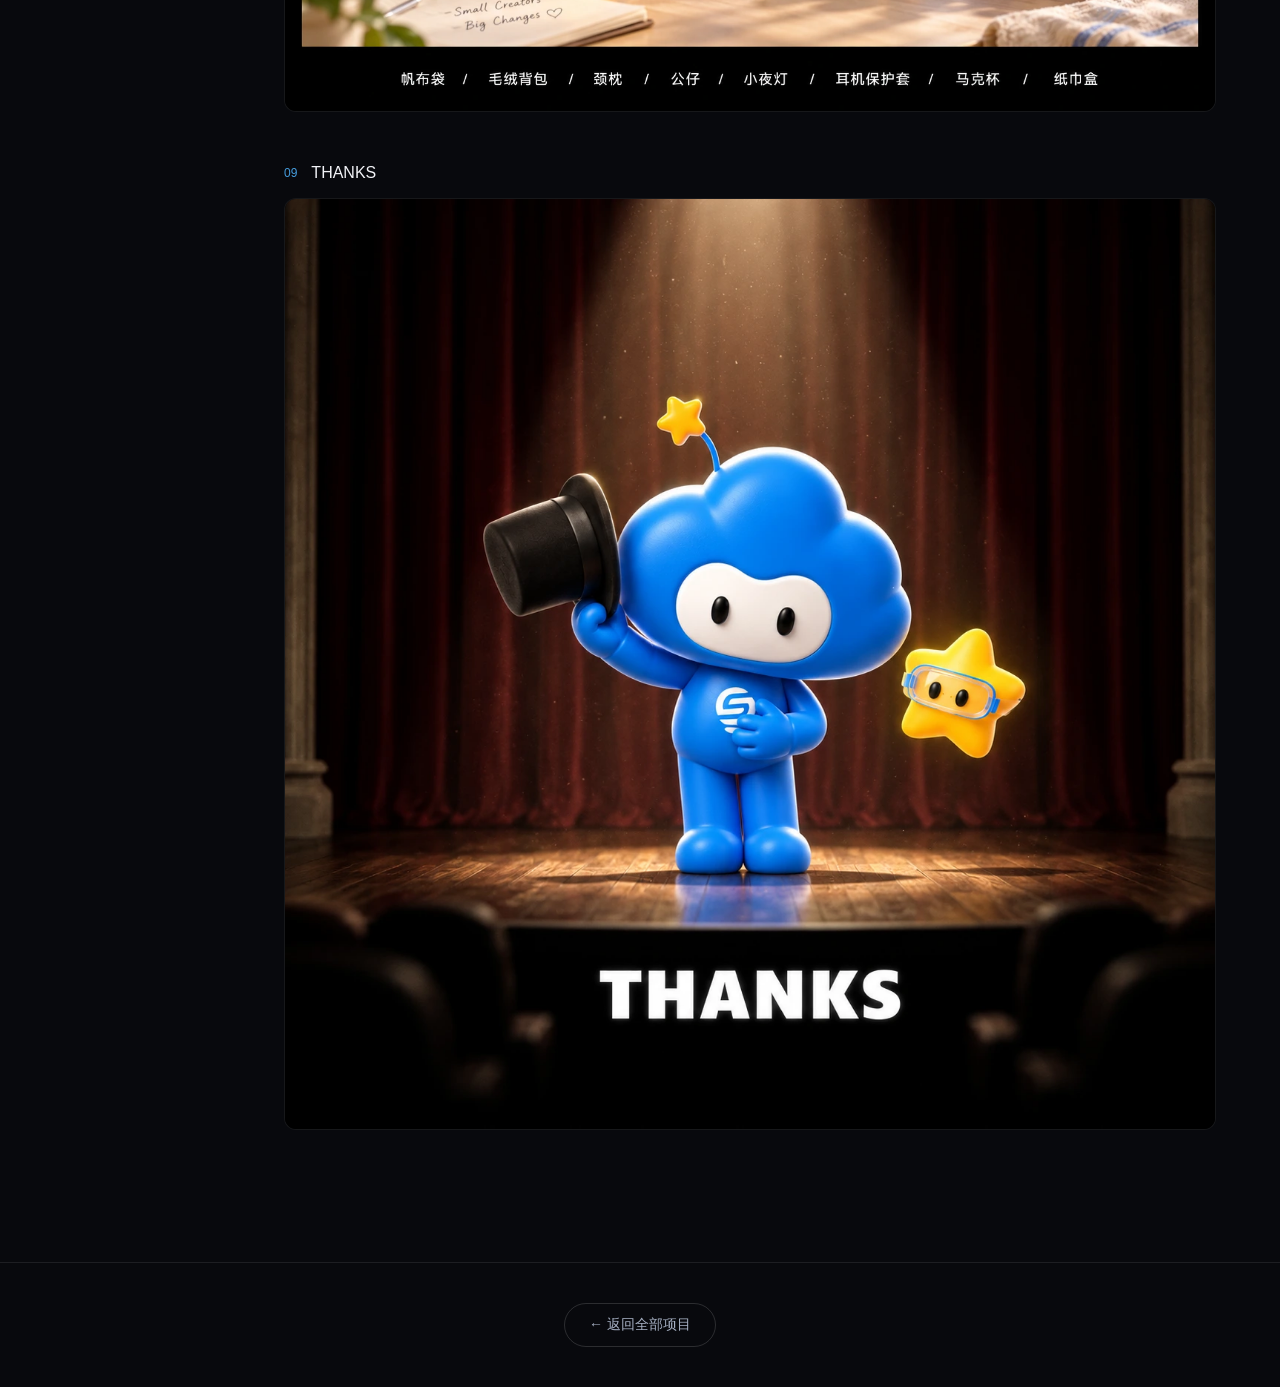
<file: projects/lingsi-ip/index.html>
<!doctype html><html lang="zh-CN"><head><meta charset="utf-8"><meta name="viewport" content="width=device-width,initial-scale=1"><title>灵思创意- IP设计 | Grace</title><style>
*{box-sizing:border-box}html{scroll-behavior:smooth;scroll-padding-top:90px}body{margin:0;background:#08090d;color:#f2f3f7;font-family:Arial,"PingFang SC","Microsoft YaHei",sans-serif}a{color:inherit;text-decoration:none}header{position:sticky;top:0;z-index:5;display:flex;justify-content:space-between;align-items:center;padding:22px 5vw;background:#08090deF;border-bottom:1px solid #ffffff18;backdrop-filter:blur(16px)}.brand{font-weight:800;letter-spacing:3px}.back{font-size:14px;color:#c2c7d3}.hero{max-width:1320px;margin:auto;padding:76px 5vw 48px}.kicker{font-size:12px;letter-spacing:3px;color:#55baff}h1{font-size:clamp(32px,5vw,64px);letter-spacing:-2px;margin:20px 0} .intro{font-size:16px;color:#9da7b9;line-height:1.9;max-width:650px}.tags{display:flex;gap:10px;margin-top:24px}.tags span{padding:8px 16px;border:1px solid #ffffff20;border-radius:30px;font-size:12px}.layout{max-width:1320px;margin:auto;padding:0 5vw 80px;display:grid;grid-template-columns:180px minmax(0,1fr);gap:40px}nav{position:sticky;top:100px;align-self:start;display:grid;gap:5px}nav a{font-size:13px;color:#959dab;padding:11px 12px;border-radius:7px}nav a:hover,nav a.active{color:#62c5ff;background:#1b2537}section{margin-bottom:52px}.section-label{display:flex;gap:14px;align-items:center;margin-bottom:16px}.section-label span{color:#469ddd;font-size:12px}h2{font-size:16px;font-weight:500;margin:0}.artwork{display:block;background:#050609;border:1px solid #ffffff12;border-radius:12px;overflow:hidden;cursor:zoom-in}.artwork img{display:block;width:100%;height:auto}footer{text-align:center;padding:40px;border-top:1px solid #ffffff16;color:#a7b1c4;font-size:14px}footer a{display:inline-block;padding:12px 24px;border:1px solid #ffffff25;border-radius:30px} @media(max-width:760px){header{padding:18px 5vw}.hero{padding-top:42px}h1{letter-spacing:-1px}.layout{display:block}nav{position:relative;top:auto;display:flex;overflow:auto;margin-bottom:28px;padding-bottom:8px}nav a{white-space:nowrap}.intro{font-size:14px}section{margin-bottom:32px}.artwork{border-radius:6px}}@media(prefers-reduced-motion:reduce){html{scroll-behavior:auto}}
</style></head><body><header><a class="brand" href="../../">GRACE</a><a class="back" href="../../?return=works#works">↖ 返回首页</a></header><div class="hero"><p class="kicker">SELECTED WORK / BRAND & IP DESIGN</p><h1>灵思创意- IP设计</h1><p class="intro">把灵感装进云盘。以蓝色云朵与星星伙伴为核心，将品牌形象延展到产品场景、情绪表达与日常应用。</p><div class="tags"><span>IP设计</span><span>品牌视觉</span><span>形象应用</span></div></div><div class="layout"><nav aria-label="项目章节"><a href="#chapter-1">01 项目背景与设计思路</a><a href="#chapter-2">02 角色介绍与三视图</a><a href="#chapter-3">03 换装延展</a><a href="#chapter-4">04 动作延展</a><a href="#chapter-5">05 表情包</a><a href="#chapter-6">06 空状态</a><a href="#chapter-7">07 平台应用</a><a href="#chapter-8">08 周边延展</a><a href="#chapter-9">09 THANKS</a></nav><main><section id="chapter-1" aria-label="项目背景与设计思路"><div class="section-label"><span>01</span><h2>项目背景与设计思路</h2></div><a class="artwork" href="./page-01.webp" target="_blank" aria-label="放大查看：项目背景与设计思路"><img src="./page-01.webp" width="1086" height="1448" alt="灵思 IP 视觉方案：项目背景与设计思路" loading="eager" decoding="async"></a></section><section id="chapter-2" aria-label="角色介绍与三视图"><div class="section-label"><span>02</span><h2>角色介绍与三视图</h2></div><a class="artwork" href="./page-02.webp" target="_blank" aria-label="放大查看：角色介绍与三视图"><img src="./page-02.webp" width="1086" height="1448" alt="灵思 IP 视觉方案：角色介绍与三视图" loading="lazy" decoding="async"></a></section><section id="chapter-3" aria-label="换装延展"><div class="section-label"><span>03</span><h2>换装延展</h2></div><a class="artwork" href="./page-03.webp" target="_blank" aria-label="放大查看：换装延展"><img src="./page-03.webp" width="1024" height="1536" alt="灵思 IP 视觉方案：换装延展" loading="lazy" decoding="async"></a></section><section id="chapter-4" aria-label="动作延展"><div class="section-label"><span>04</span><h2>动作延展</h2></div><a class="artwork" href="./page-04.webp" target="_blank" aria-label="放大查看：动作延展"><img src="./page-04.webp" width="1024" height="1536" alt="灵思 IP 视觉方案：动作延展" loading="lazy" decoding="async"></a></section><section id="chapter-5" aria-label="表情包"><div class="section-label"><span>05</span><h2>表情包</h2></div><a class="artwork" href="./page-05.webp" target="_blank" aria-label="放大查看：表情包"><img src="./page-05.webp" width="1024" height="1536" alt="灵思 IP 视觉方案：表情包" loading="lazy" decoding="async"></a></section><section id="chapter-6" aria-label="空状态"><div class="section-label"><span>06</span><h2>空状态</h2></div><a class="artwork" href="./page-06.webp" target="_blank" aria-label="放大查看：空状态"><img src="./page-06.webp" width="1024" height="1536" alt="灵思 IP 视觉方案：空状态" loading="lazy" decoding="async"></a></section><section id="chapter-7" aria-label="平台应用"><div class="section-label"><span>07</span><h2>平台应用</h2></div><a class="artwork" href="./page-07.webp" target="_blank" aria-label="放大查看：平台应用"><img src="./page-07.webp" width="1024" height="1536" alt="灵思 IP 视觉方案：平台应用" loading="lazy" decoding="async"></a></section><section id="chapter-8" aria-label="周边延展"><div class="section-label"><span>08</span><h2>周边延展</h2></div><a class="artwork" href="./page-08.webp" target="_blank" aria-label="放大查看：周边延展"><img src="./page-08.webp" width="1424" height="1105" alt="灵思 IP 视觉方案：周边延展" loading="lazy" decoding="async"></a></section><section id="chapter-9" aria-label="THANKS"><div class="section-label"><span>09</span><h2>THANKS</h2></div><a class="artwork" href="./page-09.webp" target="_blank" aria-label="放大查看：THANKS"><img src="./page-09.webp" width="1254" height="1254" alt="灵思 IP 视觉方案：THANKS" loading="lazy" decoding="async"></a></section></main></div><footer><a href="../../?return=works#works">← 返回全部项目</a></footer><script>const links=[...document.querySelectorAll('nav a')];const observer=new IntersectionObserver(entries=>{for(const e of entries){if(e.isIntersecting){links.forEach(a=>a.classList.toggle('active',a.hash==='#'+e.target.id));}}},{rootMargin:'-10% 0px -65% 0px'});document.querySelectorAll('main section').forEach(s=>observer.observe(s));</script></body></html>
</file>
